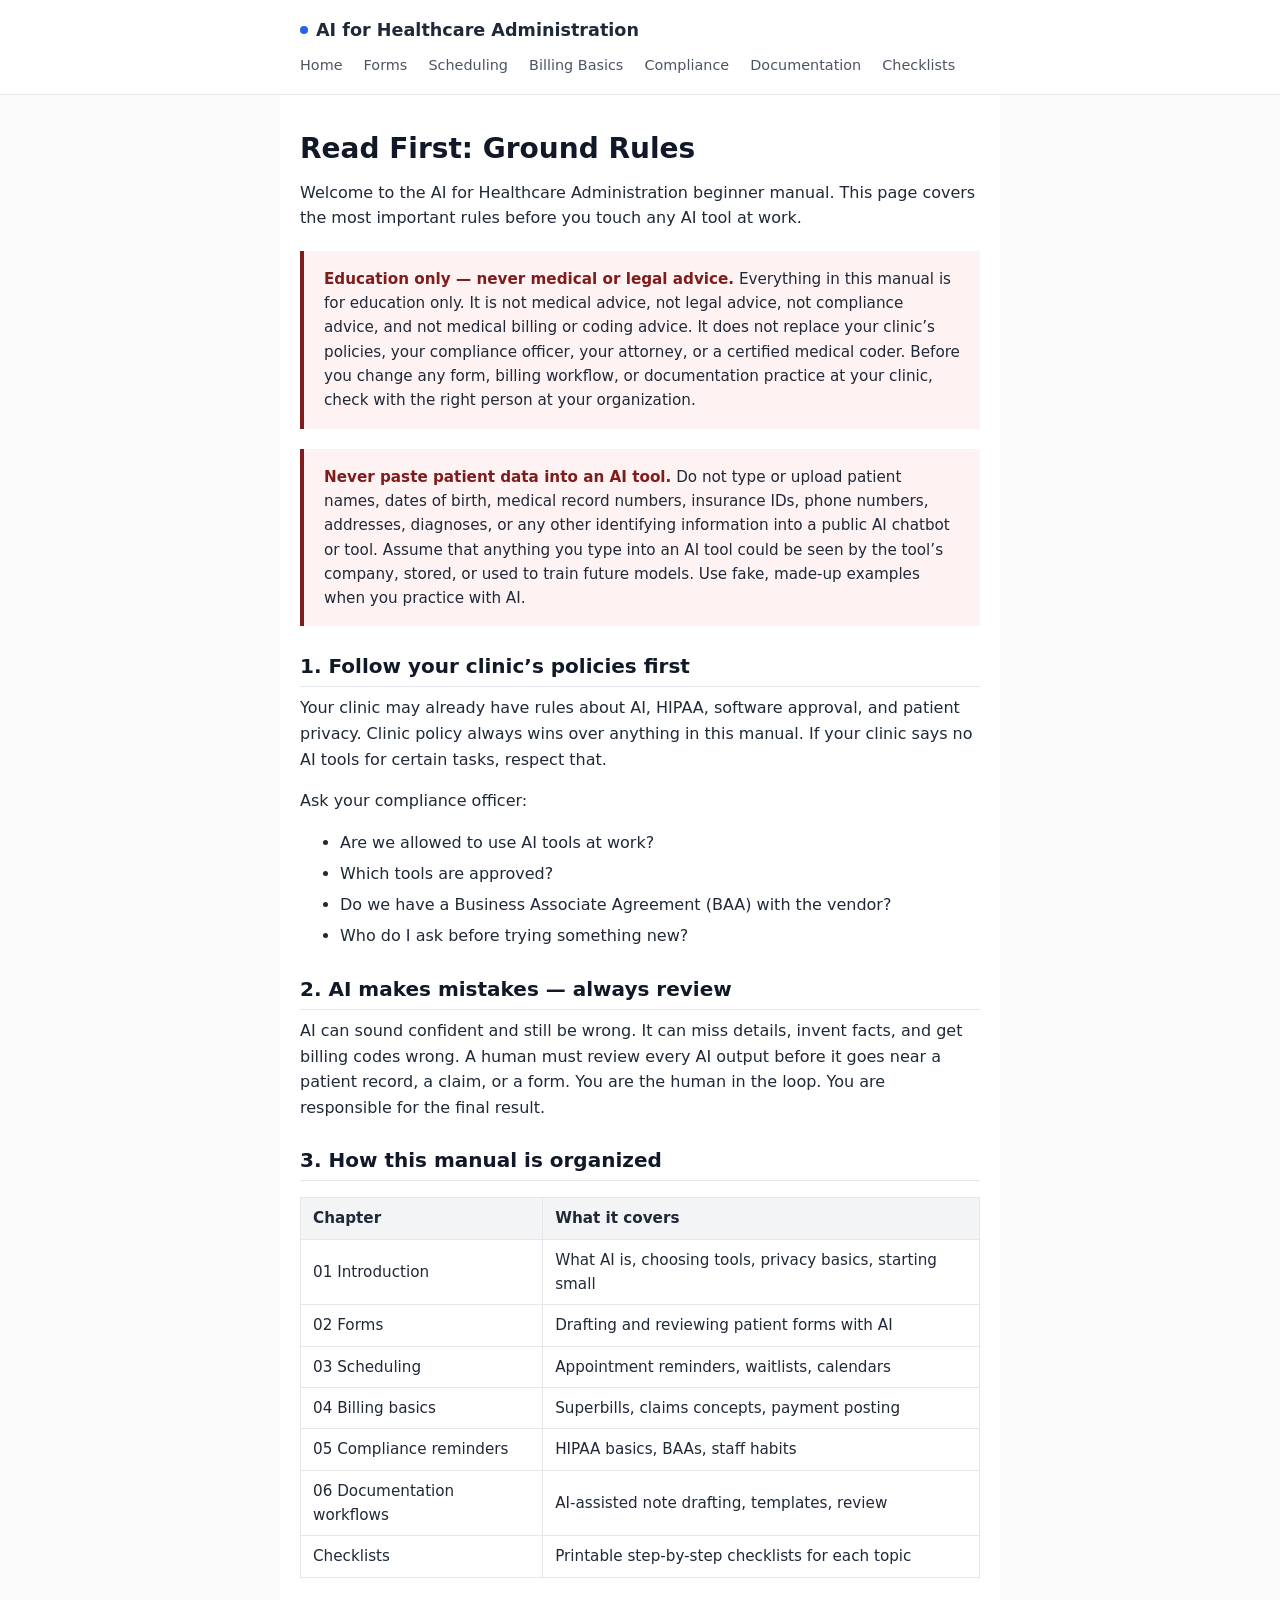
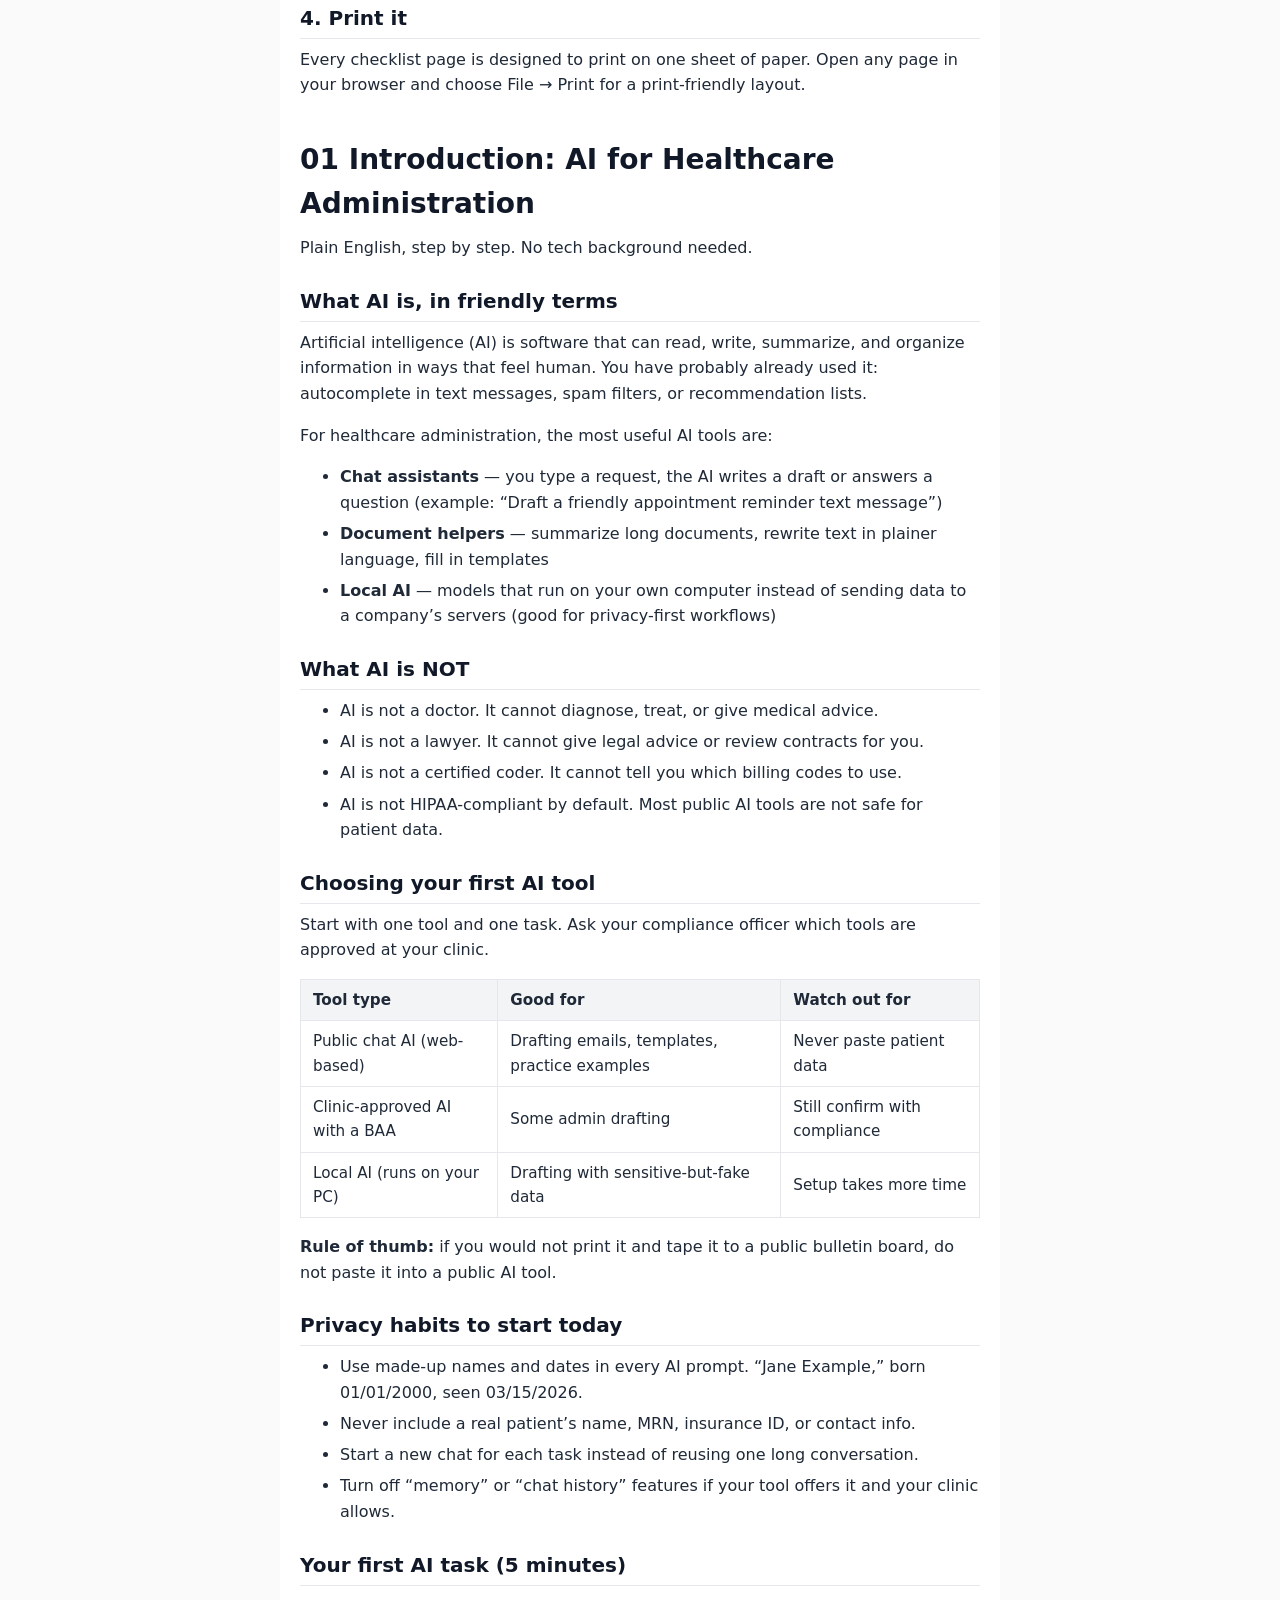
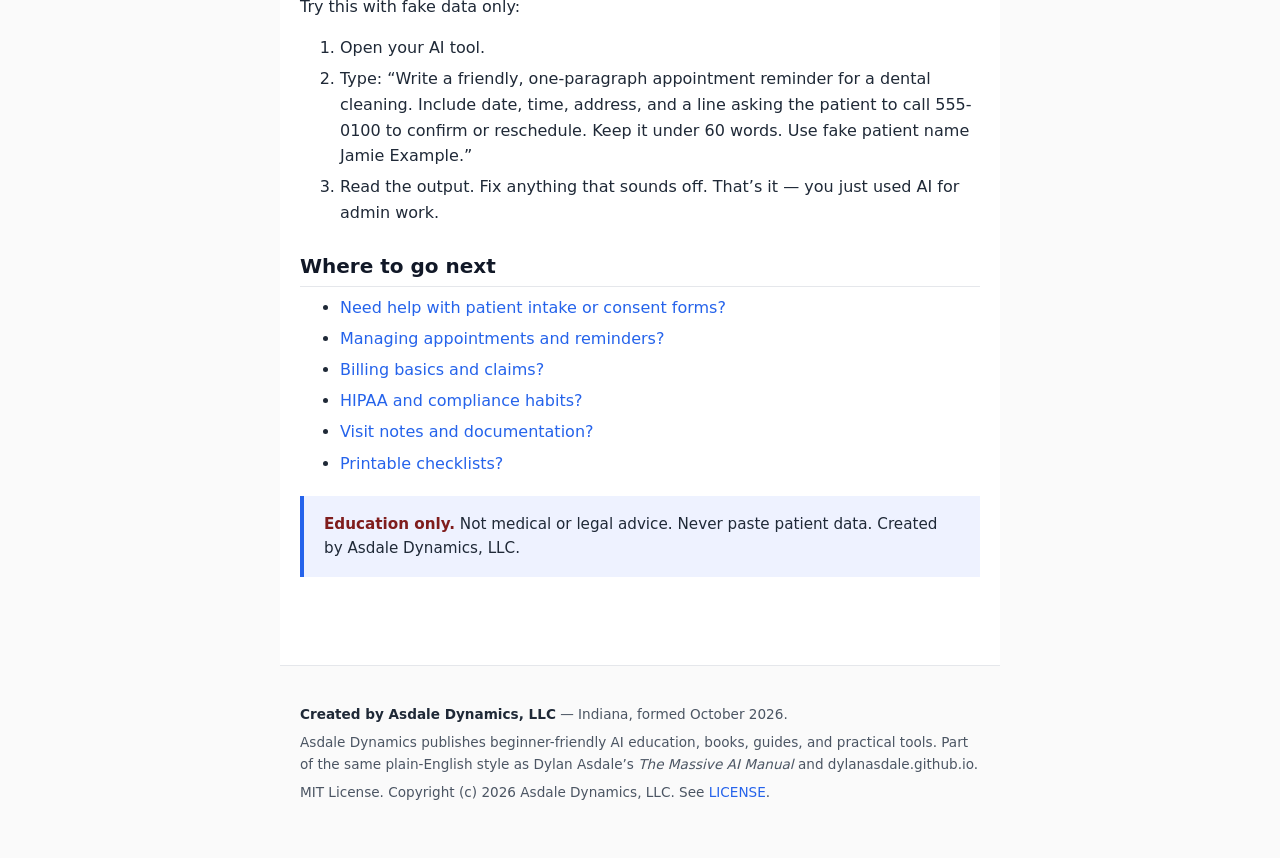
<file: site/index.html>
<!DOCTYPE html>
<html lang="en">
<head>
<meta charset="utf-8">
<meta name="viewport" content="width=device-width, initial-scale=1">
<title>AI for Healthcare Administration — Beginner Manual</title>
<link rel="stylesheet" href="css/site.css">
<link rel="stylesheet" href="css/print.css" media="print">
</head>
<body>

<a class="skip-link" href="#main">Skip to main content</a>

<header class="site-header">
  <div class="inner">
    <a class="brand" href="index.html"><span class="dot" aria-hidden="true"></span> AI for Healthcare Administration</a>
    <nav>
      <a href="index.html">Home</a>
      <a href="forms.html">Forms</a>
      <a href="scheduling.html">Scheduling</a>
      <a href="billing.html">Billing Basics</a>
      <a href="compliance.html">Compliance</a>
      <a href="documentation.html">Documentation</a>
      <a href="checklists.html">Checklists</a>
    </nav>
  </div>
</header>

<main id="main">

<section>
<h1>Read First: Ground Rules</h1>
<p>Welcome to the AI for Healthcare Administration beginner manual. This page
covers the most important rules before you touch any AI tool at work.</p>

<div class="callout">
<b>Education only &mdash; never medical or legal advice.</b> Everything in this
manual is for education only. It is not medical advice, not legal advice, not
compliance advice, and not medical billing or coding advice. It does not
replace your clinic&rsquo;s policies, your compliance officer, your attorney,
or a certified medical coder. Before you change any form, billing workflow, or
documentation practice at your clinic, check with the right person at your
organization.
</div>

<div class="callout">
<b>Never paste patient data into an AI tool.</b> Do not type or upload patient
names, dates of birth, medical record numbers, insurance IDs, phone numbers,
addresses, diagnoses, or any other identifying information into a public AI
chatbot or tool. Assume that anything you type into an AI tool could be seen by
the tool&rsquo;s company, stored, or used to train future models. Use fake,
made-up examples when you practice with AI.
</div>

<h2>1. Follow your clinic&rsquo;s policies first</h2>
<p>Your clinic may already have rules about AI, HIPAA, software approval, and
patient privacy. Clinic policy always wins over anything in this manual. If your
clinic says no AI tools for certain tasks, respect that.</p>
<p>Ask your compliance officer:</p>
<ul>
<li>Are we allowed to use AI tools at work?</li>
<li>Which tools are approved?</li>
<li>Do we have a Business Associate Agreement (BAA) with the vendor?</li>
<li>Who do I ask before trying something new?</li>
</ul>

<h2>2. AI makes mistakes &mdash; always review</h2>
<p>AI can sound confident and still be wrong. It can miss details, invent facts,
and get billing codes wrong. A human must review every AI output before it goes
near a patient record, a claim, or a form. You are the human in the loop. You
are responsible for the final result.</p>

<h2>3. How this manual is organized</h2>
<table>
<thead>
<tr><th>Chapter</th><th>What it covers</th></tr>
</thead>
<tbody>
<tr><td>01 Introduction</td><td>What AI is, choosing tools, privacy basics, starting small</td></tr>
<tr><td>02 Forms</td><td>Drafting and reviewing patient forms with AI</td></tr>
<tr><td>03 Scheduling</td><td>Appointment reminders, waitlists, calendars</td></tr>
<tr><td>04 Billing basics</td><td>Superbills, claims concepts, payment posting</td></tr>
<tr><td>05 Compliance reminders</td><td>HIPAA basics, BAAs, staff habits</td></tr>
<tr><td>06 Documentation workflows</td><td>AI-assisted note drafting, templates, review</td></tr>
<tr><td>Checklists</td><td>Printable step-by-step checklists for each topic</td></tr>
</tbody>
</table>

<h2>4. Print it</h2>
<p>Every checklist page is designed to print on one sheet of paper. Open any page
in your browser and choose File &rarr; Print for a print-friendly layout.</p>

</section>

<section class="page-break no-print">
<h1>01 Introduction: AI for Healthcare Administration</h1>
<p>Plain English, step by step. No tech background needed.</p>

<h2>What AI is, in friendly terms</h2>
<p>Artificial intelligence (AI) is software that can read, write, summarize, and
organize information in ways that feel human. You have probably already used it:
autocomplete in text messages, spam filters, or recommendation lists.</p>
<p>For healthcare administration, the most useful AI tools are:</p>
<ul>
<li><strong>Chat assistants</strong> &mdash; you type a request, the AI writes a
draft or answers a question (example: &ldquo;Draft a friendly appointment
reminder text message&rdquo;)</li>
<li><strong>Document helpers</strong> &mdash; summarize long documents, rewrite
text in plainer language, fill in templates</li>
<li><strong>Local AI</strong> &mdash; models that run on your own computer
instead of sending data to a company&rsquo;s servers (good for privacy-first
workflows)</li>
</ul>

<h2>What AI is NOT</h2>
<ul>
<li>AI is not a doctor. It cannot diagnose, treat, or give medical advice.</li>
<li>AI is not a lawyer. It cannot give legal advice or review contracts for you.</li>
<li>AI is not a certified coder. It cannot tell you which billing codes to use.</li>
<li>AI is not HIPAA-compliant by default. Most public AI tools are not safe for patient data.</li>
</ul>

<h2>Choosing your first AI tool</h2>
<p>Start with one tool and one task. Ask your compliance officer which tools are
approved at your clinic.</p>
<table>
<thead>
<tr><th>Tool type</th><th>Good for</th><th>Watch out for</th></tr>
</thead>
<tbody>
<tr><td>Public chat AI (web-based)</td><td>Drafting emails, templates, practice examples</td><td>Never paste patient data</td></tr>
<tr><td>Clinic-approved AI with a BAA</td><td>Some admin drafting</td><td>Still confirm with compliance</td></tr>
<tr><td>Local AI (runs on your PC)</td><td>Drafting with sensitive-but-fake data</td><td>Setup takes more time</td></tr>
</tbody>
</table>
<p><strong>Rule of thumb:</strong> if you would not print it and tape it to a
public bulletin board, do not paste it into a public AI tool.</p>

<h2>Privacy habits to start today</h2>
<ul>
<li>Use made-up names and dates in every AI prompt. &ldquo;Jane Example,&rdquo;
born 01/01/2000, seen 03/15/2026.</li>
<li>Never include a real patient&rsquo;s name, MRN, insurance ID, or contact info.</li>
<li>Start a new chat for each task instead of reusing one long conversation.</li>
<li>Turn off &ldquo;memory&rdquo; or &ldquo;chat history&rdquo; features if your
tool offers it and your clinic allows.</li>
</ul>

<h2>Your first AI task (5 minutes)</h2>
<p>Try this with fake data only:</p>
<ol>
<li>Open your AI tool.</li>
<li>Type: &ldquo;Write a friendly, one-paragraph appointment reminder for a dental cleaning. Include date, time, address, and a line asking the patient to call 555-0100 to confirm or reschedule. Keep it under 60 words. Use fake patient name Jamie Example.&rdquo;</li>
<li>Read the output. Fix anything that sounds off. That&rsquo;s it &mdash; you just used AI for admin work.</li>
</ol>

<h2>Where to go next</h2>
<ul>
<li><a href="forms.html">Need help with patient intake or consent forms?</a></li>
<li><a href="scheduling.html">Managing appointments and reminders?</a></li>
<li><a href="billing.html">Billing basics and claims?</a></li>
<li><a href="compliance.html">HIPAA and compliance habits?</a></li>
<li><a href="documentation.html">Visit notes and documentation?</a></li>
<li><a href="checklists.html">Printable checklists?</a></li>
</ul>

<p class="callout" style="background:#eef2ff; border-left-color:#2563eb;"><b>Education only.</b> Not medical or legal advice. Never paste patient data. Created by Asdale Dynamics, LLC.</p>
</section>

</main>

<footer>
<p><span class="credit">Created by Asdale Dynamics, LLC</span> &mdash; Indiana, formed October 2026.</p>
<p>Asdale Dynamics publishes beginner-friendly AI education, books, guides, and practical tools. Part of the same plain-English style as Dylan Asdale&rsquo;s <em>The Massive AI Manual</em> and dylanasdale.github.io.</p>
<p>MIT License. Copyright (c) 2026 Asdale Dynamics, LLC. See <a href="../LICENSE">LICENSE</a>.</p>
</footer>

</body>
</html>
</file>
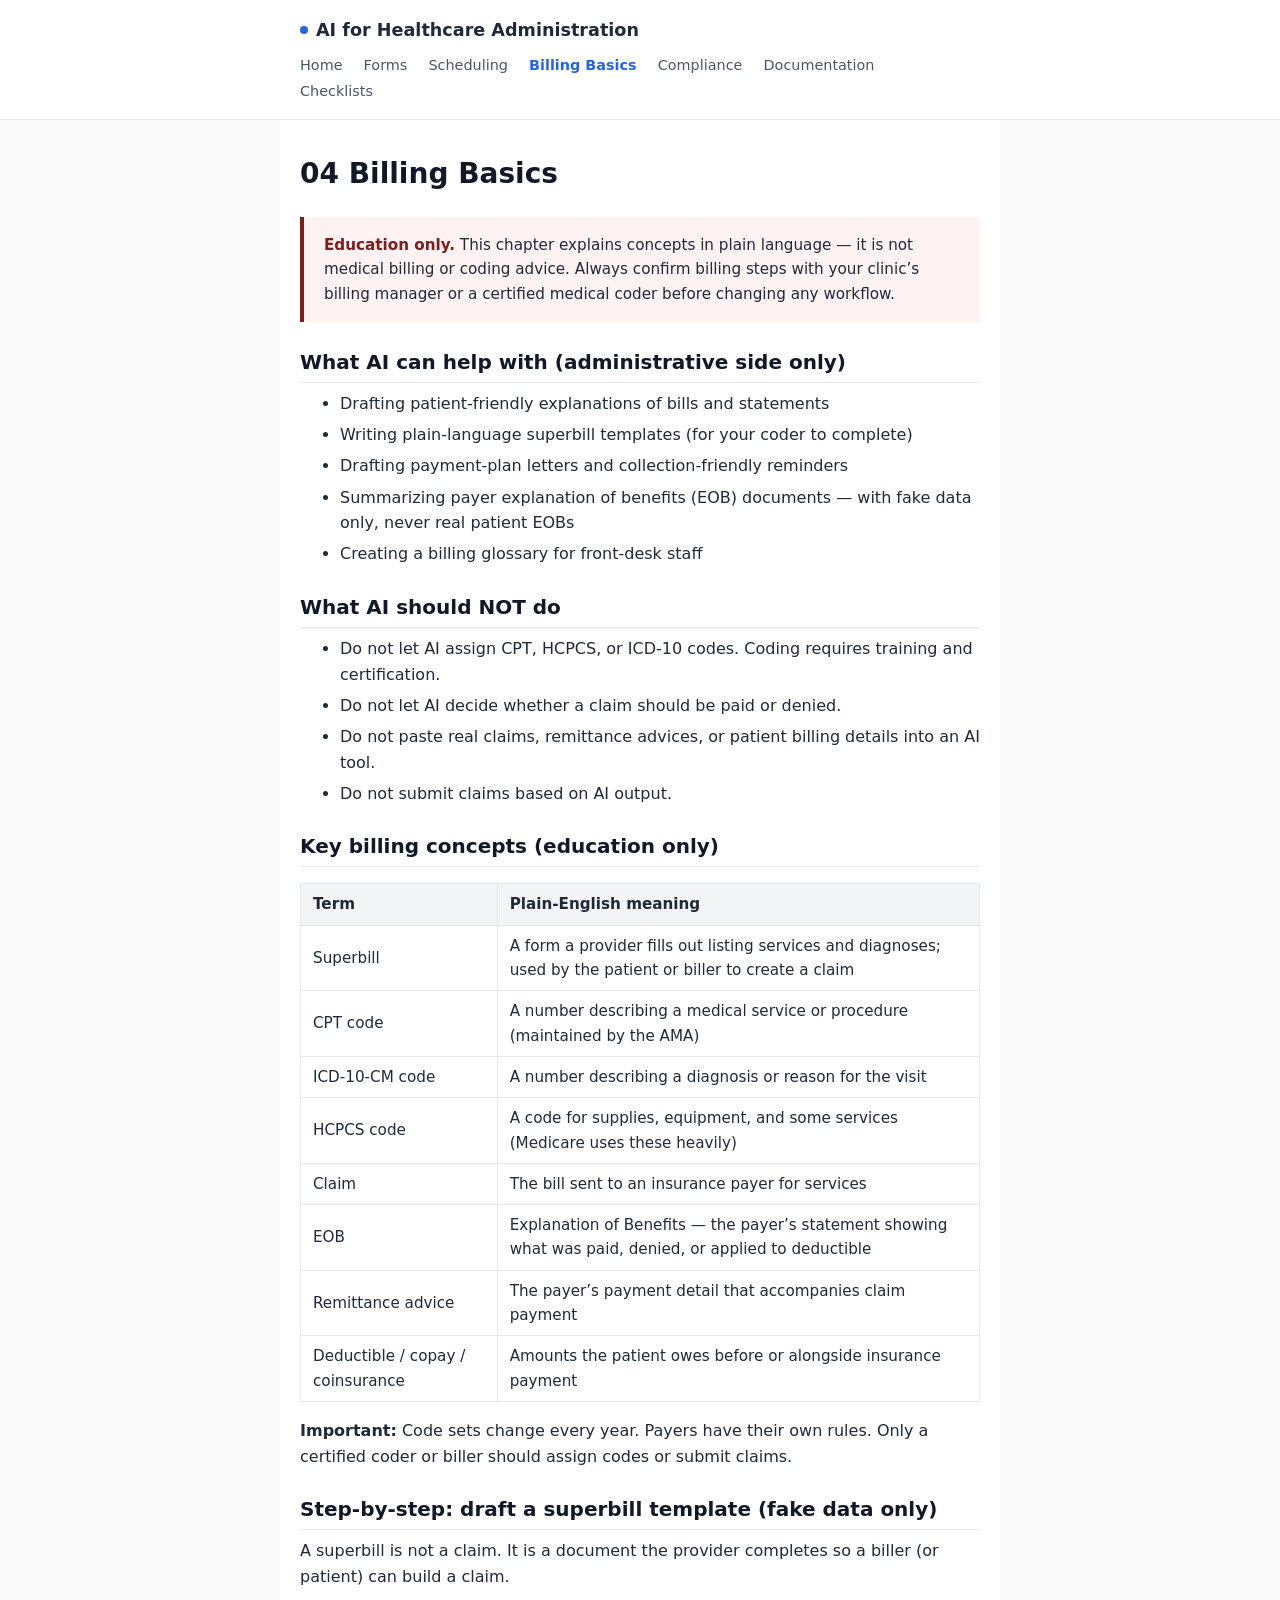
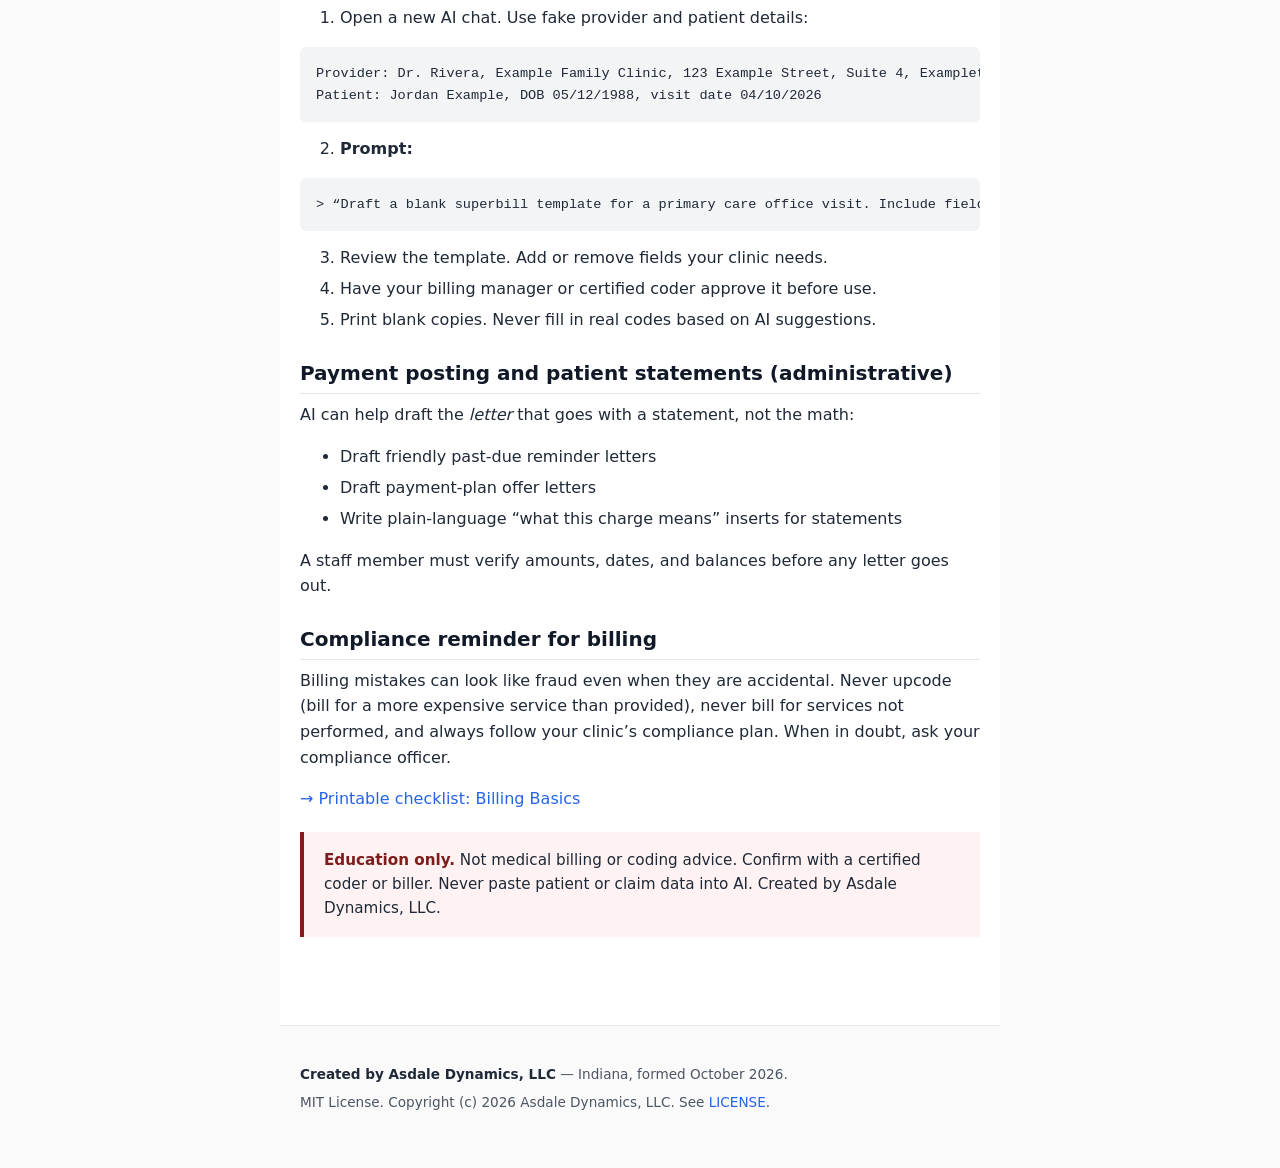
<file: site/billing.html>
<!DOCTYPE html>
<html lang="en">
<head>
<meta charset="utf-8">
<meta name="viewport" content="width=device-width, initial-scale=1">
<title>Billing Basics — AI for Healthcare Administration</title>
<link rel="stylesheet" href="css/site.css">
<link rel="stylesheet" href="css/print.css" media="print">
</head>
<body>

<a class="skip-link" href="#main">Skip to main content</a>

<header class="site-header">
  <div class="inner">
    <a class="brand" href="index.html"><span class="dot" aria-hidden="true"></span> AI for Healthcare Administration</a>
    <nav>
      <a href="index.html">Home</a>
      <a href="forms.html">Forms</a>
      <a href="scheduling.html">Scheduling</a>
      <a href="billing.html" style="color:var(--accent); font-weight:600;">Billing Basics</a>
      <a href="compliance.html">Compliance</a>
      <a href="documentation.html">Documentation</a>
      <a href="checklists.html">Checklists</a>
    </nav>
  </div>
</header>

<main id="main">

<section>
<h1>04 Billing Basics</h1>
<p class="callout"><b>Education only.</b> This chapter explains concepts in plain language &mdash; it is not medical billing or coding advice. Always confirm billing steps with your clinic&rsquo;s billing manager or a certified medical coder before changing any workflow.</p>

<h2>What AI can help with (administrative side only)</h2>
<ul>
<li>Drafting patient-friendly explanations of bills and statements</li>
<li>Writing plain-language superbill templates (for your coder to complete)</li>
<li>Drafting payment-plan letters and collection-friendly reminders</li>
<li>Summarizing payer explanation of benefits (EOB) documents &mdash; with fake data only, never real patient EOBs</li>
<li>Creating a billing glossary for front-desk staff</li>
</ul>

<h2>What AI should NOT do</h2>
<ul>
<li>Do not let AI assign CPT, HCPCS, or ICD-10 codes. Coding requires training and certification.</li>
<li>Do not let AI decide whether a claim should be paid or denied.</li>
<li>Do not paste real claims, remittance advices, or patient billing details into an AI tool.</li>
<li>Do not submit claims based on AI output.</li>
</ul>

<h2>Key billing concepts (education only)</h2>
<table>
<thead>
<tr><th>Term</th><th>Plain-English meaning</th></tr>
</thead>
<tbody>
<tr><td>Superbill</td><td>A form a provider fills out listing services and diagnoses; used by the patient or biller to create a claim</td></tr>
<tr><td>CPT code</td><td>A number describing a medical service or procedure (maintained by the AMA)</td></tr>
<tr><td>ICD-10-CM code</td><td>A number describing a diagnosis or reason for the visit</td></tr>
<tr><td>HCPCS code</td><td>A code for supplies, equipment, and some services (Medicare uses these heavily)</td></tr>
<tr><td>Claim</td><td>The bill sent to an insurance payer for services</td></tr>
<tr><td>EOB</td><td>Explanation of Benefits &mdash; the payer&rsquo;s statement showing what was paid, denied, or applied to deductible</td></tr>
<tr><td>Remittance advice</td><td>The payer&rsquo;s payment detail that accompanies claim payment</td></tr>
<tr><td>Deductible / copay / coinsurance</td><td>Amounts the patient owes before or alongside insurance payment</td></tr>
</tbody>
</table>
<p><strong>Important:</strong> Code sets change every year. Payers have their own rules. Only a certified coder or biller should assign codes or submit claims.</p>

<h2>Step-by-step: draft a superbill template (fake data only)</h2>
<p>A superbill is not a claim. It is a document the provider completes so a biller (or patient) can build a claim.</p>
<ol>
<li>Open a new AI chat. Use fake provider and patient details:</li>
</ol>
<pre>Provider: Dr. Rivera, Example Family Clinic, 123 Example Street, Suite 4, Exampletown, IN 46000, NPI: 1234567893 (example)
Patient: Jordan Example, DOB 05/12/1988, visit date 04/10/2026</pre>
<ol start="2">
<li><strong>Prompt:</strong></li>
</ol>
<pre>&gt; &ldquo;Draft a blank superbill template for a primary care office visit. Include fields for: provider name, clinic address, NPI (example number), patient name, DOB, visit date, place of service, CPT code (blank field), ICD-10-CM diagnosis code (blank field), charges, provider signature, and a disclaimer: &lsquo;This is an education-only template, not a completed claim. Codes must be assigned by certified staff.&rsquo; Keep it clean and printable.&rdquo;</pre>
<ol start="3">
<li>Review the template. Add or remove fields your clinic needs.</li>
<li>Have your billing manager or certified coder approve it before use.</li>
<li>Print blank copies. Never fill in real codes based on AI suggestions.</li>
</ol>

<h2>Payment posting and patient statements (administrative)</h2>
<p>AI can help draft the <em>letter</em> that goes with a statement, not the math:</p>
<ul>
<li>Draft friendly past-due reminder letters</li>
<li>Draft payment-plan offer letters</li>
<li>Write plain-language &ldquo;what this charge means&rdquo; inserts for statements</li>
</ul>
<p>A staff member must verify amounts, dates, and balances before any letter goes out.</p>

<h2>Compliance reminder for billing</h2>
<p>Billing mistakes can look like fraud even when they are accidental. Never upcode (bill for a more expensive service than provided), never bill for services not performed, and always follow your clinic&rsquo;s compliance plan. When in doubt, ask your compliance officer.</p>

<p><a href="../docs/checklists/checklist-billing-basics.md">&rarr; Printable checklist: Billing Basics</a></p>

<p class="callout"><b>Education only.</b> Not medical billing or coding advice. Confirm with a certified coder or biller. Never paste patient or claim data into AI. Created by Asdale Dynamics, LLC.</p>
</section>

</main>

<footer>
<p><span class="credit">Created by Asdale Dynamics, LLC</span> &mdash; Indiana, formed October 2026.</p>
<p>MIT License. Copyright (c) 2026 Asdale Dynamics, LLC. See <a href="../LICENSE">LICENSE</a>.</p>
</footer>

</body>
</html>
</file>
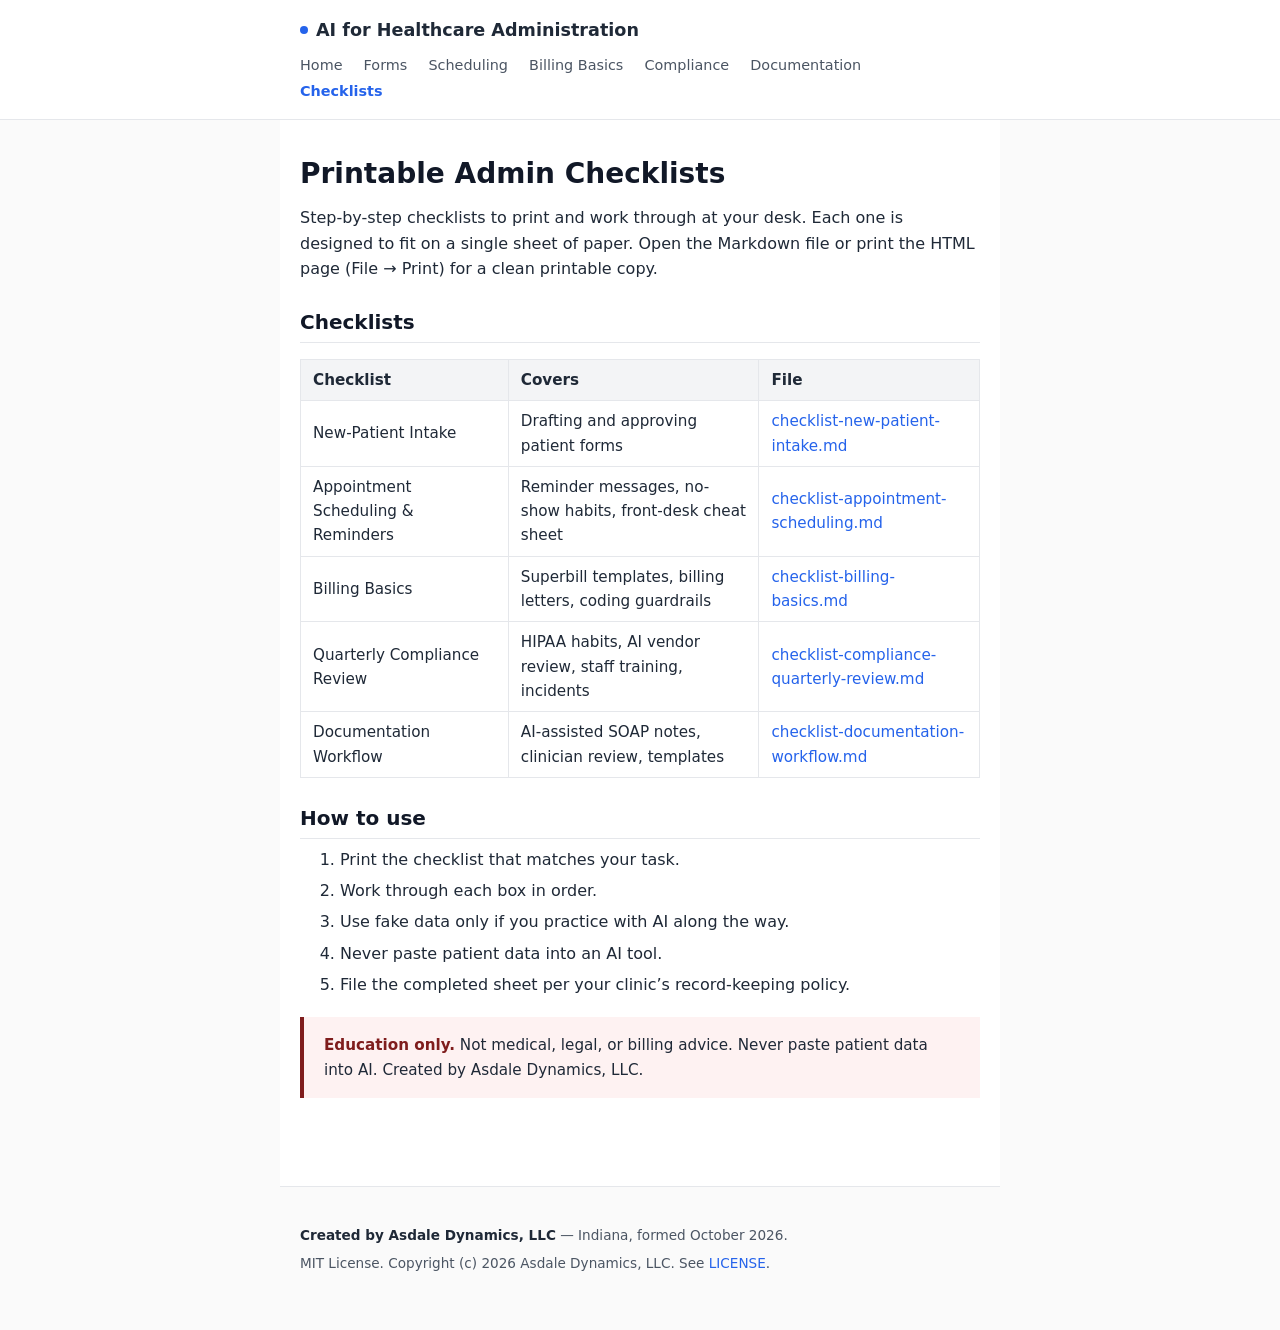
<file: site/checklists.html>
<!DOCTYPE html>
<html lang="en">
<head>
<meta charset="utf-8">
<meta name="viewport" content="width=device-width, initial-scale=1">
<title>Printable Checklists — AI for Healthcare Administration</title>
<link rel="stylesheet" href="css/site.css">
<link rel="stylesheet" href="css/print.css" media="print">
</head>
<body>

<a class="skip-link" href="#main">Skip to main content</a>

<header class="site-header">
  <div class="inner">
    <a class="brand" href="index.html"><span class="dot" aria-hidden="true"></span> AI for Healthcare Administration</a>
    <nav>
      <a href="index.html">Home</a>
      <a href="forms.html">Forms</a>
      <a href="scheduling.html">Scheduling</a>
      <a href="billing.html">Billing Basics</a>
      <a href="compliance.html">Compliance</a>
      <a href="documentation.html">Documentation</a>
      <a href="checklists.html" style="color:var(--accent); font-weight:600;">Checklists</a>
    </nav>
  </div>
</header>

<main id="main">

<section>
<h1>Printable Admin Checklists</h1>
<p>Step-by-step checklists to print and work through at your desk. Each one is
designed to fit on a single sheet of paper. Open the Markdown file or print the
HTML page (File &rarr; Print) for a clean printable copy.</p>

<h2>Checklists</h2>
<table>
<thead>
<tr><th>Checklist</th><th>Covers</th><th>File</th></tr>
</thead>
<tbody>
<tr><td>New-Patient Intake</td><td>Drafting and approving patient forms</td><td><a href="../docs/checklists/checklist-new-patient-intake.md">checklist-new-patient-intake.md</a></td></tr>
<tr><td>Appointment Scheduling &amp; Reminders</td><td>Reminder messages, no-show habits, front-desk cheat sheet</td><td><a href="../docs/checklists/checklist-appointment-scheduling.md">checklist-appointment-scheduling.md</a></td></tr>
<tr><td>Billing Basics</td><td>Superbill templates, billing letters, coding guardrails</td><td><a href="../docs/checklists/checklist-billing-basics.md">checklist-billing-basics.md</a></td></tr>
<tr><td>Quarterly Compliance Review</td><td>HIPAA habits, AI vendor review, staff training, incidents</td><td><a href="../docs/checklists/checklist-compliance-quarterly-review.md">checklist-compliance-quarterly-review.md</a></td></tr>
<tr><td>Documentation Workflow</td><td>AI-assisted SOAP notes, clinician review, templates</td><td><a href="../docs/checklists/checklist-documentation-workflow.md">checklist-documentation-workflow.md</a></td></tr>
</tbody>
</table>

<h2>How to use</h2>
<ol>
<li>Print the checklist that matches your task.</li>
<li>Work through each box in order.</li>
<li>Use fake data only if you practice with AI along the way.</li>
<li>Never paste patient data into an AI tool.</li>
<li>File the completed sheet per your clinic&rsquo;s record-keeping policy.</li>
</ol>

<p class="callout"><b>Education only.</b> Not medical, legal, or billing advice. Never paste patient data into AI. Created by Asdale Dynamics, LLC.</p>
</section>

</main>

<footer>
<p><span class="credit">Created by Asdale Dynamics, LLC</span> &mdash; Indiana, formed October 2026.</p>
<p>MIT License. Copyright (c) 2026 Asdale Dynamics, LLC. See <a href="../LICENSE">LICENSE</a>.</p>
</footer>

</body>
</html>
</file>
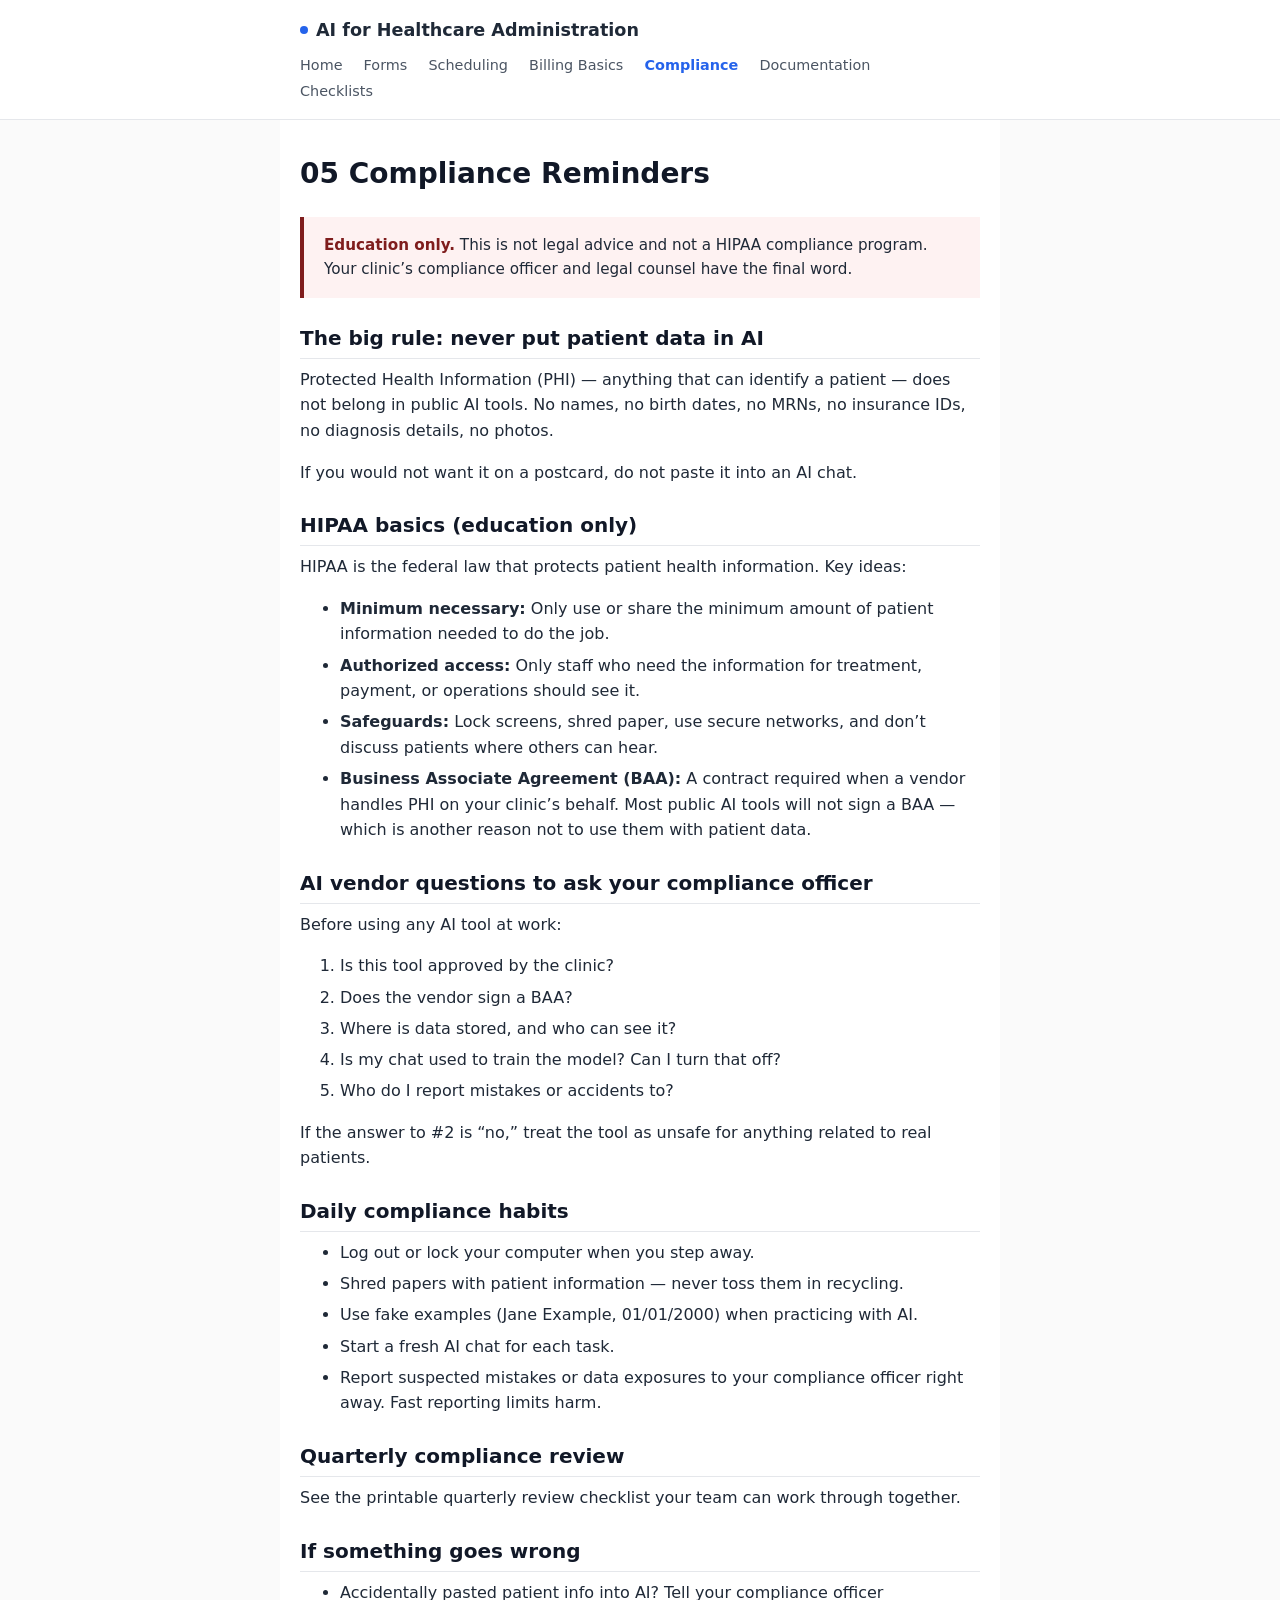
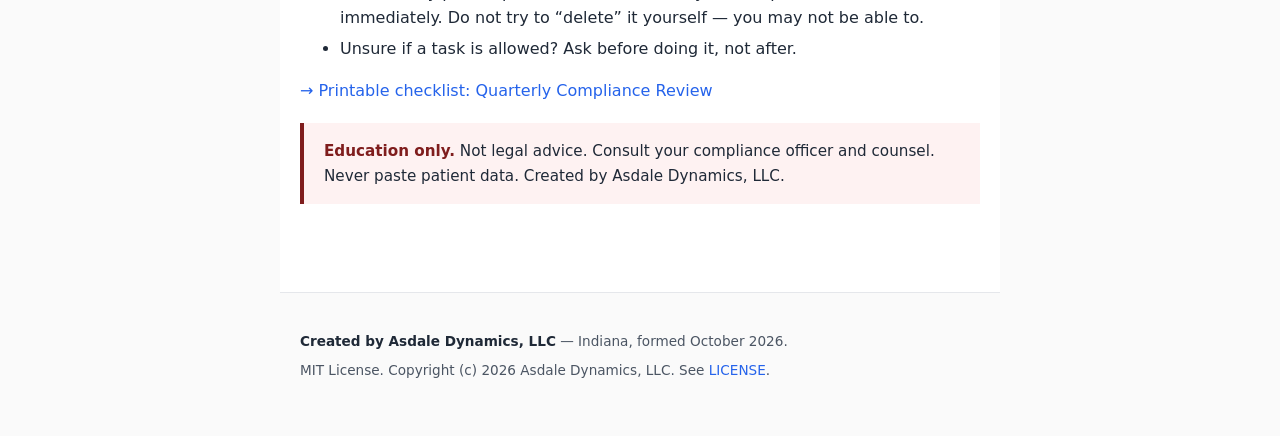
<file: site/compliance.html>
<!DOCTYPE html>
<html lang="en">
<head>
<meta charset="utf-8">
<meta name="viewport" content="width=device-width, initial-scale=1">
<title>Compliance Reminders — AI for Healthcare Administration</title>
<link rel="stylesheet" href="css/site.css">
<link rel="stylesheet" href="css/print.css" media="print">
</head>
<body>

<a class="skip-link" href="#main">Skip to main content</a>

<header class="site-header">
  <div class="inner">
    <a class="brand" href="index.html"><span class="dot" aria-hidden="true"></span> AI for Healthcare Administration</a>
    <nav>
      <a href="index.html">Home</a>
      <a href="forms.html">Forms</a>
      <a href="scheduling.html">Scheduling</a>
      <a href="billing.html">Billing Basics</a>
      <a href="compliance.html" style="color:var(--accent); font-weight:600;">Compliance</a>
      <a href="documentation.html">Documentation</a>
      <a href="checklists.html">Checklists</a>
    </nav>
  </div>
</header>

<main id="main">

<section>
<h1>05 Compliance Reminders</h1>
<p class="callout"><b>Education only.</b> This is not legal advice and not a HIPAA compliance program. Your clinic&rsquo;s compliance officer and legal counsel have the final word.</p>

<h2>The big rule: never put patient data in AI</h2>
<p>Protected Health Information (PHI) &mdash; anything that can identify a patient &mdash; does not belong in public AI tools. No names, no birth dates, no MRNs, no insurance IDs, no diagnosis details, no photos.</p>
<p>If you would not want it on a postcard, do not paste it into an AI chat.</p>

<h2>HIPAA basics (education only)</h2>
<p>HIPAA is the federal law that protects patient health information. Key ideas:</p>
<ul>
<li><strong>Minimum necessary:</strong> Only use or share the minimum amount of patient information needed to do the job.</li>
<li><strong>Authorized access:</strong> Only staff who need the information for treatment, payment, or operations should see it.</li>
<li><strong>Safeguards:</strong> Lock screens, shred paper, use secure networks, and don&rsquo;t discuss patients where others can hear.</li>
<li><strong>Business Associate Agreement (BAA):</strong> A contract required when a vendor handles PHI on your clinic&rsquo;s behalf. Most public AI tools will not sign a BAA &mdash; which is another reason not to use them with patient data.</li>
</ul>

<h2>AI vendor questions to ask your compliance officer</h2>
<p>Before using any AI tool at work:</p>
<ol>
<li>Is this tool approved by the clinic?</li>
<li>Does the vendor sign a BAA?</li>
<li>Where is data stored, and who can see it?</li>
<li>Is my chat used to train the model? Can I turn that off?</li>
<li>Who do I report mistakes or accidents to?</li>
</ol>
<p>If the answer to #2 is &ldquo;no,&rdquo; treat the tool as unsafe for anything related to real patients.</p>

<h2>Daily compliance habits</h2>
<ul>
<li>Log out or lock your computer when you step away.</li>
<li>Shred papers with patient information &mdash; never toss them in recycling.</li>
<li>Use fake examples (Jane Example, 01/01/2000) when practicing with AI.</li>
<li>Start a fresh AI chat for each task.</li>
<li>Report suspected mistakes or data exposures to your compliance officer right away. Fast reporting limits harm.</li>
</ul>

<h2>Quarterly compliance review</h2>
<p>See the printable quarterly review checklist your team can work through together.</p>

<h2>If something goes wrong</h2>
<ul>
<li>Accidentally pasted patient info into AI? Tell your compliance officer immediately. Do not try to &ldquo;delete&rdquo; it yourself &mdash; you may not be able to.</li>
<li>Unsure if a task is allowed? Ask before doing it, not after.</li>
</ul>

<p><a href="../docs/checklists/checklist-compliance-quarterly-review.md">&rarr; Printable checklist: Quarterly Compliance Review</a></p>

<p class="callout"><b>Education only.</b> Not legal advice. Consult your compliance officer and counsel. Never paste patient data. Created by Asdale Dynamics, LLC.</p>
</section>

</main>

<footer>
<p><span class="credit">Created by Asdale Dynamics, LLC</span> &mdash; Indiana, formed October 2026.</p>
<p>MIT License. Copyright (c) 2026 Asdale Dynamics, LLC. See <a href="../LICENSE">LICENSE</a>.</p>
</footer>

</body>
</html>
</file>
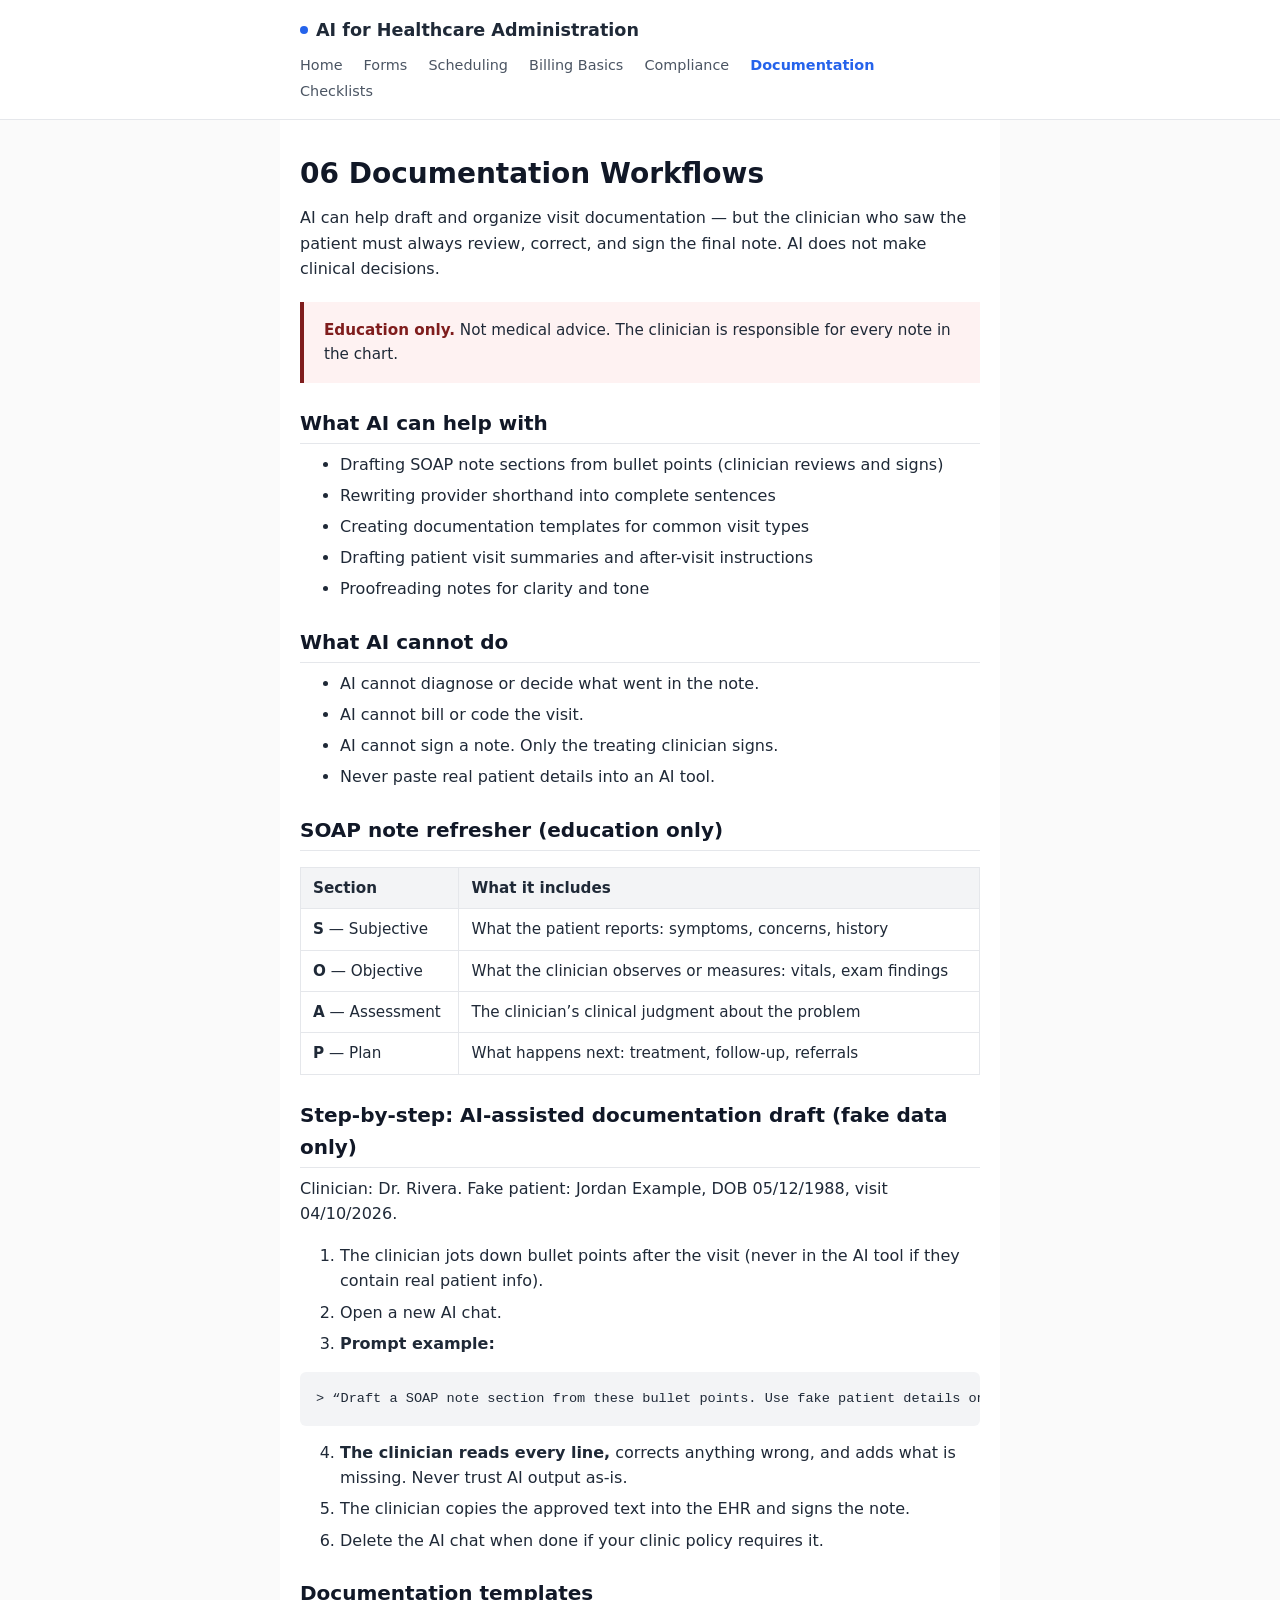
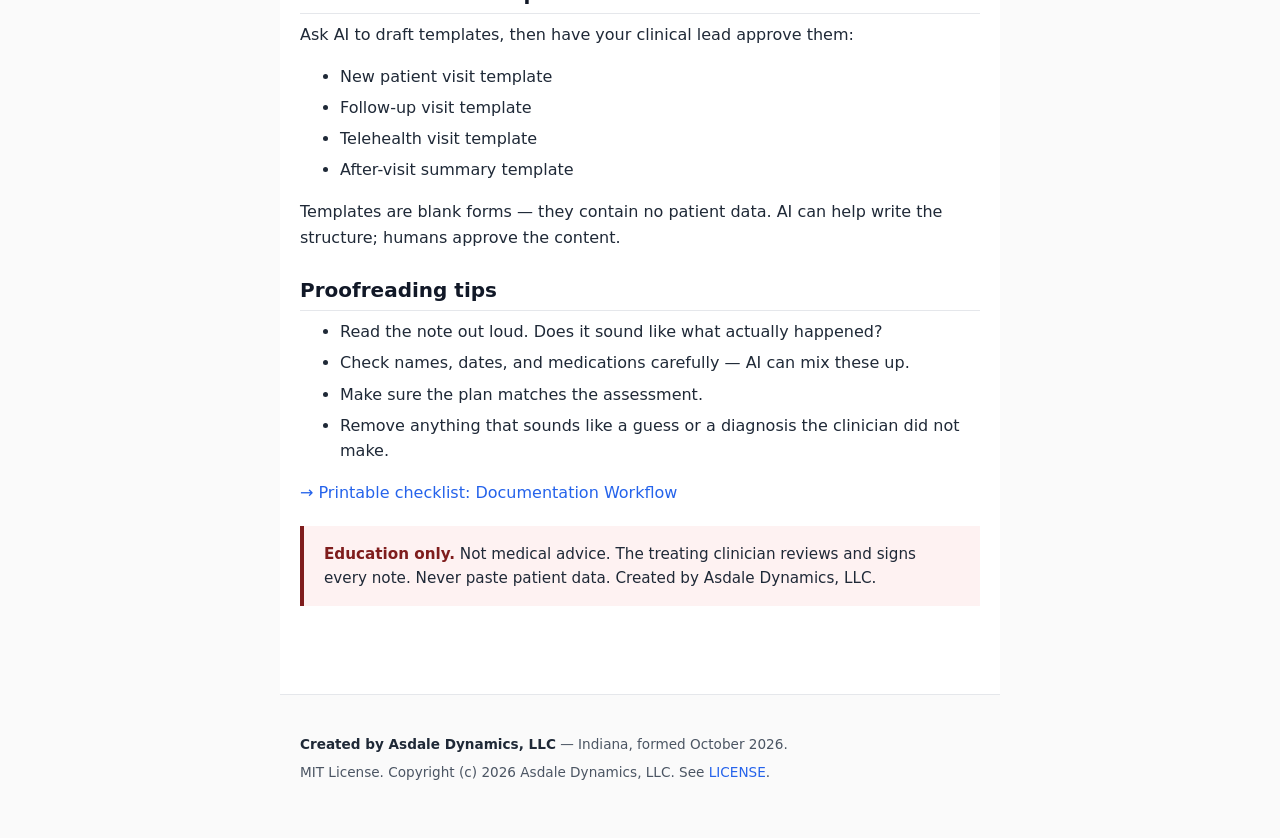
<file: site/documentation.html>
<!DOCTYPE html>
<html lang="en">
<head>
<meta charset="utf-8">
<meta name="viewport" content="width=device-width, initial-scale=1">
<title>Documentation Workflows — AI for Healthcare Administration</title>
<link rel="stylesheet" href="css/site.css">
<link rel="stylesheet" href="css/print.css" media="print">
</head>
<body>

<a class="skip-link" href="#main">Skip to main content</a>

<header class="site-header">
  <div class="inner">
    <a class="brand" href="index.html"><span class="dot" aria-hidden="true"></span> AI for Healthcare Administration</a>
    <nav>
      <a href="index.html">Home</a>
      <a href="forms.html">Forms</a>
      <a href="scheduling.html">Scheduling</a>
      <a href="billing.html">Billing Basics</a>
      <a href="compliance.html">Compliance</a>
      <a href="documentation.html" style="color:var(--accent); font-weight:600;">Documentation</a>
      <a href="checklists.html">Checklists</a>
    </nav>
  </div>
</header>

<main id="main">

<section>
<h1>06 Documentation Workflows</h1>
<p>AI can help draft and organize visit documentation &mdash; but the clinician who saw the patient must always review, correct, and sign the final note. AI does not make clinical decisions.</p>
<p class="callout"><b>Education only.</b> Not medical advice. The clinician is responsible for every note in the chart.</p>

<h2>What AI can help with</h2>
<ul>
<li>Drafting SOAP note sections from bullet points (clinician reviews and signs)</li>
<li>Rewriting provider shorthand into complete sentences</li>
<li>Creating documentation templates for common visit types</li>
<li>Drafting patient visit summaries and after-visit instructions</li>
<li>Proofreading notes for clarity and tone</li>
</ul>

<h2>What AI cannot do</h2>
<ul>
<li>AI cannot diagnose or decide what went in the note.</li>
<li>AI cannot bill or code the visit.</li>
<li>AI cannot sign a note. Only the treating clinician signs.</li>
<li>Never paste real patient details into an AI tool.</li>
</ul>

<h2>SOAP note refresher (education only)</h2>
<table>
<thead>
<tr><th>Section</th><th>What it includes</th></tr>
</thead>
<tbody>
<tr><td><b>S</b> &mdash; Subjective</td><td>What the patient reports: symptoms, concerns, history</td></tr>
<tr><td><b>O</b> &mdash; Objective</td><td>What the clinician observes or measures: vitals, exam findings</td></tr>
<tr><td><b>A</b> &mdash; Assessment</td><td>The clinician&rsquo;s clinical judgment about the problem</td></tr>
<tr><td><b>P</b> &mdash; Plan</td><td>What happens next: treatment, follow-up, referrals</td></tr>
</tbody>
</table>

<h2>Step-by-step: AI-assisted documentation draft (fake data only)</h2>
<p>Clinician: Dr. Rivera. Fake patient: Jordan Example, DOB 05/12/1988, visit 04/10/2026.</p>
<ol>
<li>The clinician jots down bullet points after the visit (never in the AI tool if they contain real patient info).</li>
<li>Open a new AI chat.</li>
<li><strong>Prompt example:</strong></li>
</ol>
<pre>&gt; &ldquo;Draft a SOAP note section from these bullet points. Use fake patient details only. Patient Jordan Example, DOB 05/12/1988, seen 04/10/2026. Bullets: Patient reports lower back pain for 3 days, no injury, rates pain 4/10. Exam: full range of motion, no red flags. Assessment: acute low back strain. Plan: activity modification, heat, ibuprofen per label, return in 2 weeks if not better. Keep it professional and concise.&rdquo;</pre>
<ol start="4">
<li><strong>The clinician reads every line,</strong> corrects anything wrong, and adds what is missing. Never trust AI output as-is.</li>
<li>The clinician copies the approved text into the EHR and signs the note.</li>
<li>Delete the AI chat when done if your clinic policy requires it.</li>
</ol>

<h2>Documentation templates</h2>
<p>Ask AI to draft templates, then have your clinical lead approve them:</p>
<ul>
<li>New patient visit template</li>
<li>Follow-up visit template</li>
<li>Telehealth visit template</li>
<li>After-visit summary template</li>
</ul>
<p>Templates are blank forms &mdash; they contain no patient data. AI can help write the structure; humans approve the content.</p>

<h2>Proofreading tips</h2>
<ul>
<li>Read the note out loud. Does it sound like what actually happened?</li>
<li>Check names, dates, and medications carefully &mdash; AI can mix these up.</li>
<li>Make sure the plan matches the assessment.</li>
<li>Remove anything that sounds like a guess or a diagnosis the clinician did not make.</li>
</ul>

<p><a href="../docs/checklists/checklist-documentation-workflow.md">&rarr; Printable checklist: Documentation Workflow</a></p>

<p class="callout"><b>Education only.</b> Not medical advice. The treating clinician reviews and signs every note. Never paste patient data. Created by Asdale Dynamics, LLC.</p>
</section>

</main>

<footer>
<p><span class="credit">Created by Asdale Dynamics, LLC</span> &mdash; Indiana, formed October 2026.</p>
<p>MIT License. Copyright (c) 2026 Asdale Dynamics, LLC. See <a href="../LICENSE">LICENSE</a>.</p>
</footer>

</body>
</html>
</file>
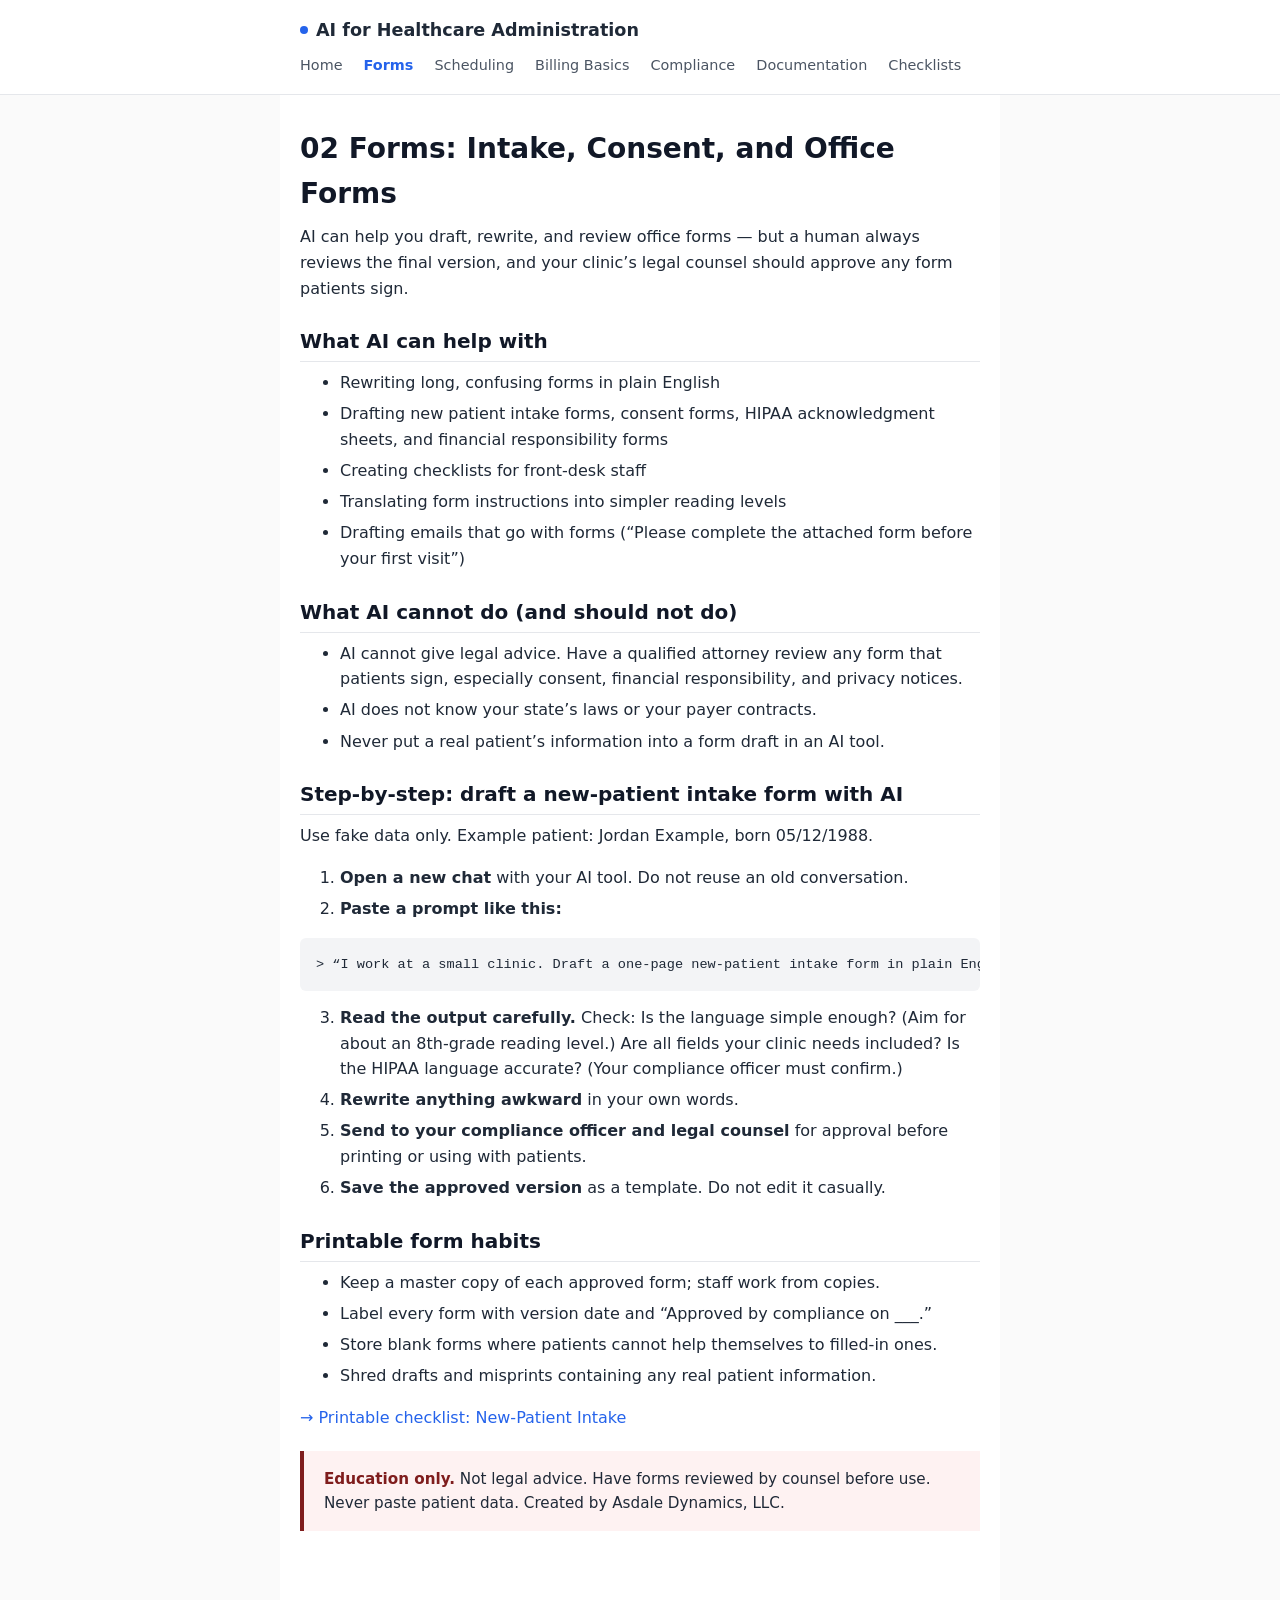
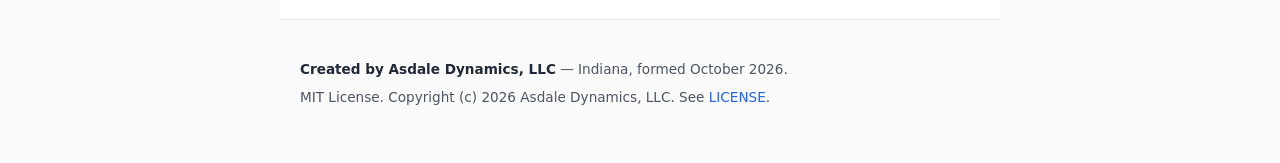
<file: site/forms.html>
<!DOCTYPE html>
<html lang="en">
<head>
<meta charset="utf-8">
<meta name="viewport" content="width=device-width, initial-scale=1">
<title>Forms — AI for Healthcare Administration</title>
<link rel="stylesheet" href="css/site.css">
<link rel="stylesheet" href="css/print.css" media="print">
</head>
<body>

<a class="skip-link" href="#main">Skip to main content</a>

<header class="site-header">
  <div class="inner">
    <a class="brand" href="index.html"><span class="dot" aria-hidden="true"></span> AI for Healthcare Administration</a>
    <nav>
      <a href="index.html">Home</a>
      <a href="forms.html" style="color:var(--accent); font-weight:600;">Forms</a>
      <a href="scheduling.html">Scheduling</a>
      <a href="billing.html">Billing Basics</a>
      <a href="compliance.html">Compliance</a>
      <a href="documentation.html">Documentation</a>
      <a href="checklists.html">Checklists</a>
    </nav>
  </div>
</header>

<main id="main">

<section>
<h1>02 Forms: Intake, Consent, and Office Forms</h1>
<p>AI can help you draft, rewrite, and review office forms &mdash; but a human
always reviews the final version, and your clinic&rsquo;s legal counsel should
approve any form patients sign.</p>

<h2>What AI can help with</h2>
<ul>
<li>Rewriting long, confusing forms in plain English</li>
<li>Drafting new patient intake forms, consent forms, HIPAA acknowledgment sheets, and financial responsibility forms</li>
<li>Creating checklists for front-desk staff</li>
<li>Translating form instructions into simpler reading levels</li>
<li>Drafting emails that go with forms (&ldquo;Please complete the attached form before your first visit&rdquo;)</li>
</ul>

<h2>What AI cannot do (and should not do)</h2>
<ul>
<li>AI cannot give legal advice. Have a qualified attorney review any form that patients sign, especially consent, financial responsibility, and privacy notices.</li>
<li>AI does not know your state&rsquo;s laws or your payer contracts.</li>
<li>Never put a real patient&rsquo;s information into a form draft in an AI tool.</li>
</ul>

<h2>Step-by-step: draft a new-patient intake form with AI</h2>
<p>Use fake data only. Example patient: Jordan Example, born 05/12/1988.</p>
<ol>
<li><strong>Open a new chat</strong> with your AI tool. Do not reuse an old conversation.</li>
<li><strong>Paste a prompt like this:</strong></li>
</ol>
<pre>&gt; &ldquo;I work at a small clinic. Draft a one-page new-patient intake form in plain English. Include: patient name (fake example: Jordan Example), date of birth (example: 05/12/1988), phone, email, emergency contact, reason for visit, current medications (list format), allergies, and a short HIPAA acknowledgment line. Add a note at the top: &lsquo;This is a draft &mdash; have it reviewed by our compliance officer and legal counsel before use.&rsquo; Keep the tone warm and respectful.&rdquo;</pre>
<ol start="3">
<li><strong>Read the output carefully.</strong> Check: Is the language simple enough? (Aim for about an 8th-grade reading level.) Are all fields your clinic needs included? Is the HIPAA language accurate? (Your compliance officer must confirm.)</li>
<li><strong>Rewrite anything awkward</strong> in your own words.</li>
<li><strong>Send to your compliance officer and legal counsel</strong> for approval before printing or using with patients.</li>
<li><strong>Save the approved version</strong> as a template. Do not edit it casually.</li>
</ol>

<h2>Printable form habits</h2>
<ul>
<li>Keep a master copy of each approved form; staff work from copies.</li>
<li>Label every form with version date and &ldquo;Approved by compliance on ___.&rdquo;</li>
<li>Store blank forms where patients cannot help themselves to filled-in ones.</li>
<li>Shred drafts and misprints containing any real patient information.</li>
</ul>

<p><a href="../docs/checklists/checklist-new-patient-intake.md">&rarr; Printable checklist: New-Patient Intake</a></p>

<p class="callout"><b>Education only.</b> Not legal advice. Have forms reviewed by counsel before use. Never paste patient data. Created by Asdale Dynamics, LLC.</p>
</section>

</main>

<footer>
<p><span class="credit">Created by Asdale Dynamics, LLC</span> &mdash; Indiana, formed October 2026.</p>
<p>MIT License. Copyright (c) 2026 Asdale Dynamics, LLC. See <a href="../LICENSE">LICENSE</a>.</p>
</footer>

</body>
</html>
</file>
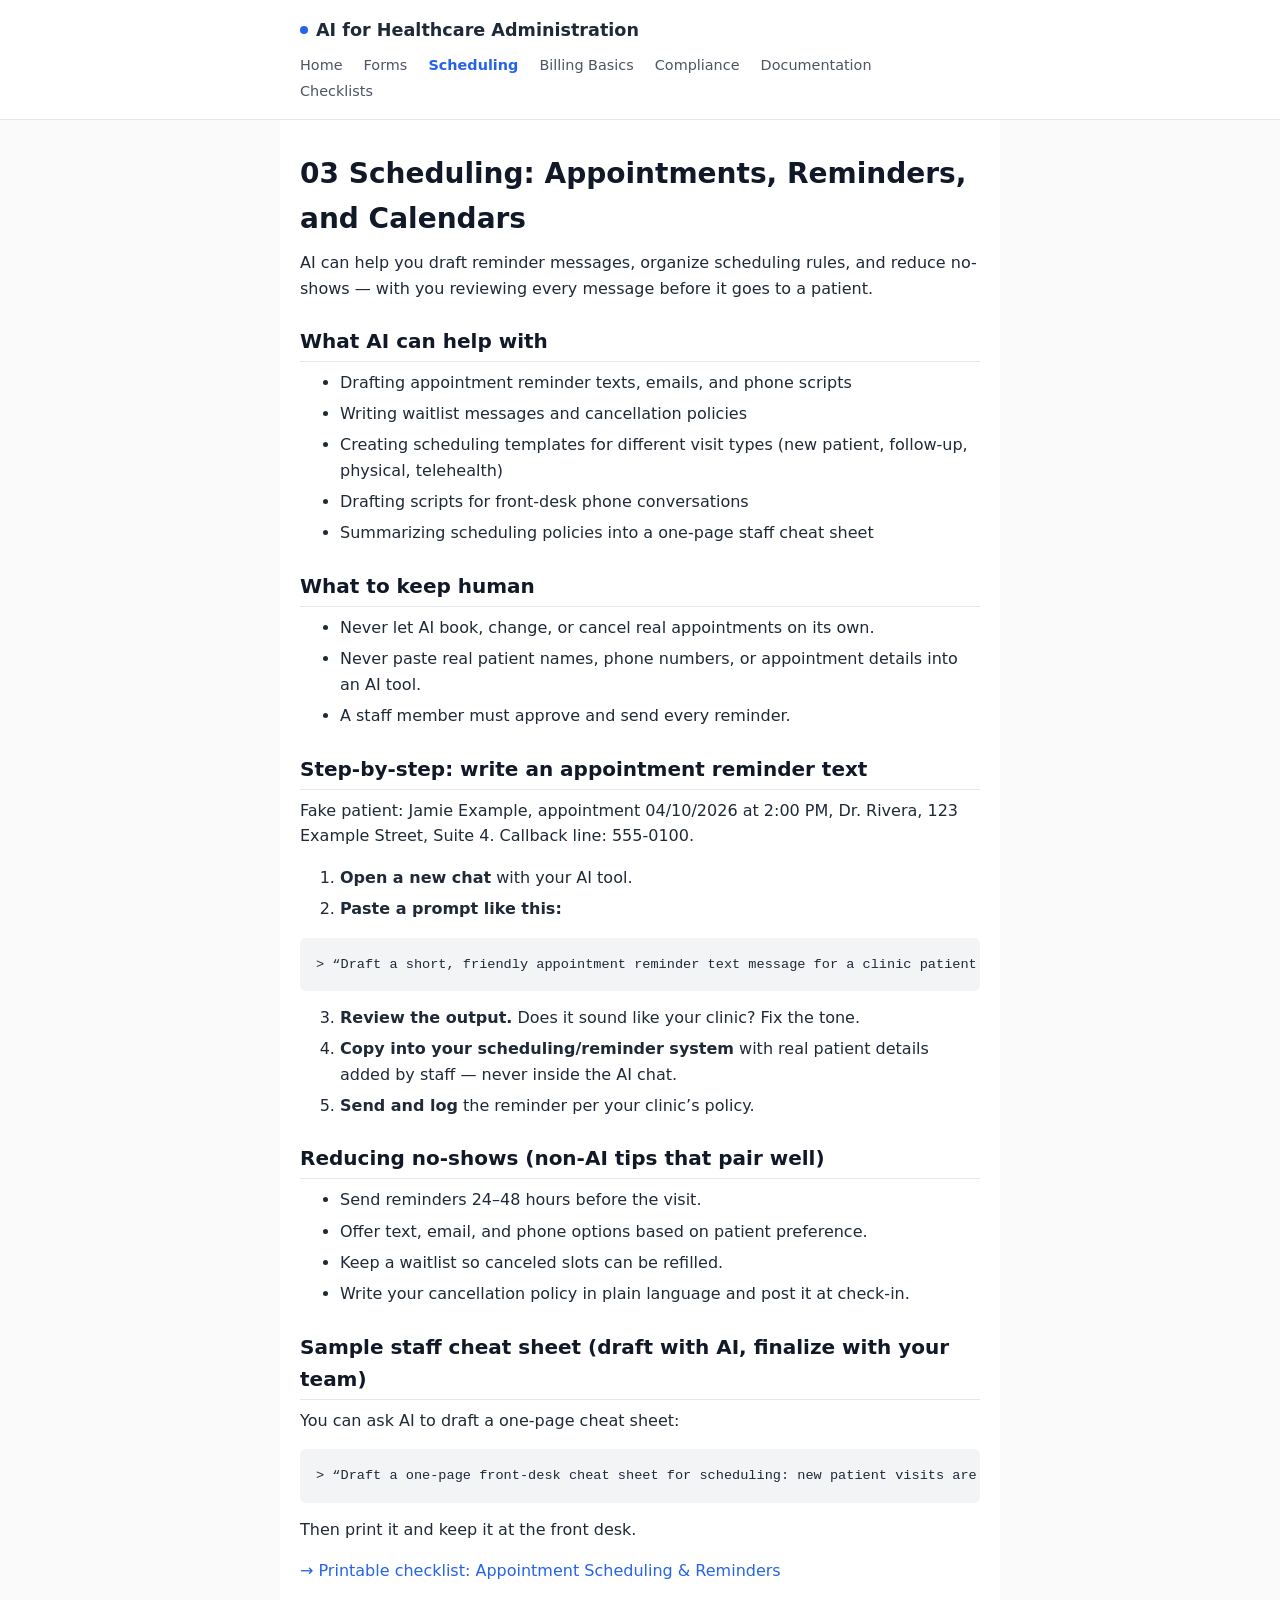
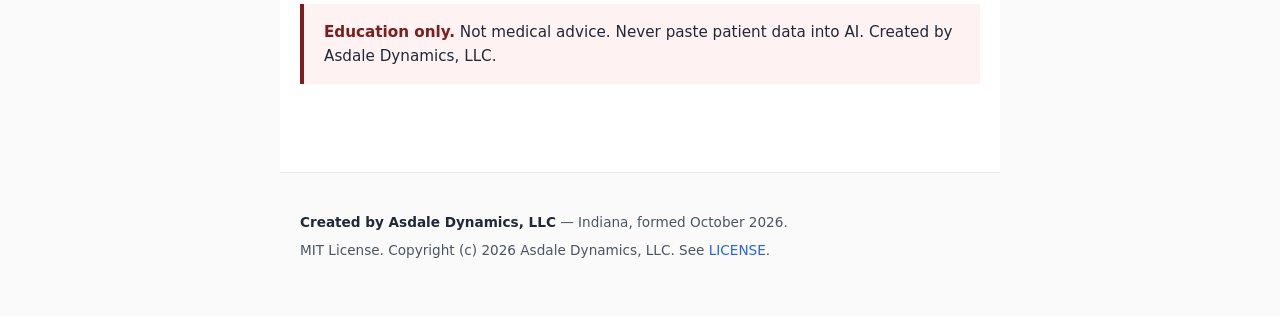
<file: site/scheduling.html>
<!DOCTYPE html>
<html lang="en">
<head>
<meta charset="utf-8">
<meta name="viewport" content="width=device-width, initial-scale=1">
<title>Scheduling — AI for Healthcare Administration</title>
<link rel="stylesheet" href="css/site.css">
<link rel="stylesheet" href="css/print.css" media="print">
</head>
<body>

<a class="skip-link" href="#main">Skip to main content</a>

<header class="site-header">
  <div class="inner">
    <a class="brand" href="index.html"><span class="dot" aria-hidden="true"></span> AI for Healthcare Administration</a>
    <nav>
      <a href="index.html">Home</a>
      <a href="forms.html">Forms</a>
      <a href="scheduling.html" style="color:var(--accent); font-weight:600;">Scheduling</a>
      <a href="billing.html">Billing Basics</a>
      <a href="compliance.html">Compliance</a>
      <a href="documentation.html">Documentation</a>
      <a href="checklists.html">Checklists</a>
    </nav>
  </div>
</header>

<main id="main">

<section>
<h1>03 Scheduling: Appointments, Reminders, and Calendars</h1>
<p>AI can help you draft reminder messages, organize scheduling rules, and reduce no-shows &mdash; with you reviewing every message before it goes to a patient.</p>

<h2>What AI can help with</h2>
<ul>
<li>Drafting appointment reminder texts, emails, and phone scripts</li>
<li>Writing waitlist messages and cancellation policies</li>
<li>Creating scheduling templates for different visit types (new patient, follow-up, physical, telehealth)</li>
<li>Drafting scripts for front-desk phone conversations</li>
<li>Summarizing scheduling policies into a one-page staff cheat sheet</li>
</ul>

<h2>What to keep human</h2>
<ul>
<li>Never let AI book, change, or cancel real appointments on its own.</li>
<li>Never paste real patient names, phone numbers, or appointment details into an AI tool.</li>
<li>A staff member must approve and send every reminder.</li>
</ul>

<h2>Step-by-step: write an appointment reminder text</h2>
<p>Fake patient: Jamie Example, appointment 04/10/2026 at 2:00 PM, Dr. Rivera, 123 Example Street, Suite 4. Callback line: 555-0100.</p>
<ol>
<li><strong>Open a new chat</strong> with your AI tool.</li>
<li><strong>Paste a prompt like this:</strong></li>
</ol>
<pre>&gt; &ldquo;Draft a short, friendly appointment reminder text message for a clinic patient. Use fake details only: patient Jamie Example, appointment 04/10/2026 at 2:00 PM with Dr. Rivera at 123 Example Street, Suite 4. Include: date, time, provider, address, &lsquo;please arrive 15 minutes early,&rsquo; &lsquo;bring your insurance card and photo ID,&rsquo; and &lsquo;call 555-0100 to confirm, reschedule, or cancel.&rsquo; Keep it under 160 characters if possible.&rdquo;</pre>
<ol start="3">
<li><strong>Review the output.</strong> Does it sound like your clinic? Fix the tone.</li>
<li><strong>Copy into your scheduling/reminder system</strong> with real patient details added by staff &mdash; never inside the AI chat.</li>
<li><strong>Send and log</strong> the reminder per your clinic&rsquo;s policy.</li>
</ol>

<h2>Reducing no-shows (non-AI tips that pair well)</h2>
<ul>
<li>Send reminders 24&ndash;48 hours before the visit.</li>
<li>Offer text, email, and phone options based on patient preference.</li>
<li>Keep a waitlist so canceled slots can be refilled.</li>
<li>Write your cancellation policy in plain language and post it at check-in.</li>
</ul>

<h2>Sample staff cheat sheet (draft with AI, finalize with your team)</h2>
<p>You can ask AI to draft a one-page cheat sheet:</p>
<pre>&gt; &ldquo;Draft a one-page front-desk cheat sheet for scheduling: new patient visits are 60 minutes, follow-ups are 30 minutes, telehealth visits are 20 minutes. Include the reminder script above, the cancellation policy, and what to do when a patient is late. Plain English, friendly tone.&rdquo;</pre>
<p>Then print it and keep it at the front desk.</p>

<p><a href="../docs/checklists/checklist-appointment-scheduling.md">&rarr; Printable checklist: Appointment Scheduling &amp; Reminders</a></p>

<p class="callout"><b>Education only.</b> Not medical advice. Never paste patient data into AI. Created by Asdale Dynamics, LLC.</p>
</section>

</main>

<footer>
<p><span class="credit">Created by Asdale Dynamics, LLC</span> &mdash; Indiana, formed October 2026.</p>
<p>MIT License. Copyright (c) 2026 Asdale Dynamics, LLC. See <a href="../LICENSE">LICENSE</a>.</p>
</footer>

</body>
</html>
</file>
<file: site/css/site.css>
/* AI for Healthcare Administration — static site styles */
/* Created by Asdale Dynamics, LLC */

:root {
  --ink: #1f2937;
  --muted: #4b5563;
  --bg: #fafafa;
  --paper: #ffffff;
  --line: #e5e7eb;
  --accent: #2563eb;
  --accent-hover: #1d4ed8;
  --warn: #7f1d1d;
  --warn-bg: #fef2f2;
  --chip: #eef2ff;
}

* { box-sizing: border-box; }
html { line-height: 1.6; }

body {
  margin: 0;
  font-family: system-ui, -apple-system, Segoe UI, Roboto, Helvetica, Arial, sans-serif;
  color: var(--ink);
  background: var(--bg);
}

.skip-link {
  position: absolute;
  left: -9999px;
  top: auto;
  width: 1px;
  height: 1px;
  overflow: hidden;
}

header.site-header {
  background: var(--paper);
  border-bottom: 1px solid var(--line);
  position: sticky;
  top: 0;
  z-index: 10;
}

header.site-header .inner {
  max-width: 720px;
  margin: 0 auto;
  padding: 1rem 1.25rem;
}

header.site-header .brand {
  display: flex;
  align-items: center;
  gap: 0.5rem;
  font-weight: 700;
  font-size: 1.1rem;
  color: var(--ink);
  text-decoration: none;
}

header.site-header .brand .dot {
  width: 8px; height: 8px;
  border-radius: 50%;
  background: var(--accent);
}

header.site-header nav {
  margin-top: 0.5rem;
}

header.site-header nav a {
  margin-right: 1rem;
  font-size: 0.9rem;
  color: var(--muted);
  text-decoration: none;
}

header.site-header nav a:hover,
header.site-header nav a:focus {
  color: var(--accent);
  text-decoration: underline;
}

main {
  max-width: 720px;
  margin: 0 auto;
  padding: 2rem 1.25rem 3rem;
  background: var(--paper);
}

section { margin-bottom: 2.5rem; }

h1 {
  font-size: 1.75rem;
  margin: 0 0 0.5rem;
  color: #111827;
}

h2 {
  font-size: 1.25rem;
  margin: 1.5rem 0 0.5rem;
  color: #111827;
  border-bottom: 1px solid var(--line);
  padding-bottom: 0.25rem;
}

h3 { font-size: 1.05rem; margin: 1.25rem 0 0.4rem; color: var(--ink); }

p { margin: 0 0 1rem; }

ul, ol { margin: 0 0 1rem 1.25rem; padding-left: 1.25rem; }
li { margin-bottom: 0.35rem; }

table {
  width: 100%;
  border-collapse: collapse;
  margin: 1rem 0;
  font-size: 0.95rem;
}
th, td {
  border: 1px solid var(--line);
  padding: 0.5rem 0.75rem;
  text-align: left;
}
th { background: #f3f4f6; color: var(--ink); }

.callout {
  background: var(--warn-bg);
  border-left: 4px solid var(--warn);
  padding: 1rem 1.25rem;
  margin: 1.25rem 0;
  font-size: 0.95rem;
}
.callout b { color: var(--warn); }

.chip {
  display: inline-block;
  background: var(--chip);
  border: 1px solid var(--line);
  border-radius: 999px;
  padding: 0.15rem 0.6rem;
  font-size: 0.8rem;
  color: #1e3a8a;
  margin-right: 0.4rem;
}

a { color: var(--accent); text-decoration: none; }
a:hover, a:focus { text-decoration: underline; }

code {
  font-family: ui-monospace, SFMono-Regular, Menlo, Consolas, monospace;
  font-size: 0.85rem;
  background: #f3f4f6;
  padding: 0.1rem 0.35rem;
  border-radius: 4px;
}

pre {
  background: #f3f4f6;
  padding: 1rem;
  border-radius: 6px;
  overflow: auto;
  font-size: 0.85rem;
}

footer {
  border-top: 1px solid var(--line);
  padding: 2rem 1.25rem 3rem;
  max-width: 720px;
  margin: 0 auto;
  font-size: 0.85rem;
  color: var(--muted);
}
footer p { margin: 0.4rem 0; }

.credit {
  font-weight: 600;
  color: var(--ink);
}

/* Print */
@media print {
  body { background: #fff; }
  header.site-header, nav, .no-print { display: none !important; }
  main { box-shadow: none; margin: 0; padding: 1.25cm; }
  a { color: var(--ink); text-decoration: none; }
  h2 { border-bottom: 1px solid #999; }
  .page-break { page-break-before: always; }
}

@media (max-width: 560px) {
  main { padding: 1.25rem 1rem 2rem; }
  header.site-header .inner { padding: 1rem; }
}
</file>
<file: site/css/print.css>
/* Print-specific tweaks for the AI for Healthcare Administration site */
@media print {
  body { background: #fff; color: #111; font-size: 11pt; }
  header.site-header, nav, .no-print { display: none !important; }
  main {
    box-shadow: none;
    margin: 0;
    padding: 1.5cm 1.8cm;
    background: #fff;
    border: none;
  }
  section { margin-bottom: 1.6rem; page-break-inside: avoid; }
  h1 { font-size: 1.6rem; page-break-after: avoid; }
  h2 { font-size: 1.2rem; page-break-after: avoid; border-bottom: 1px solid #666; }
  h3 { page-break-after: avoid; }
  ul, ol { page-break-inside: avoid; }
  .callout { border-left: 3px solid #7f1d1d; background: #fdf3f3; page-break-inside: avoid; }
  table { page-break-inside: auto; }
  tr { page-break-inside: avoid; }
  a { color: #111; text-decoration: none; }
  a[href]::after { content: " (" attr(href) ")"; font-size: 0.75rem; color: #666; }
  footer { margin-top: 2rem; font-size: 8pt; color: #444; border-top: 1px solid #999; }
  .chip { display: none; }
}
</file>
